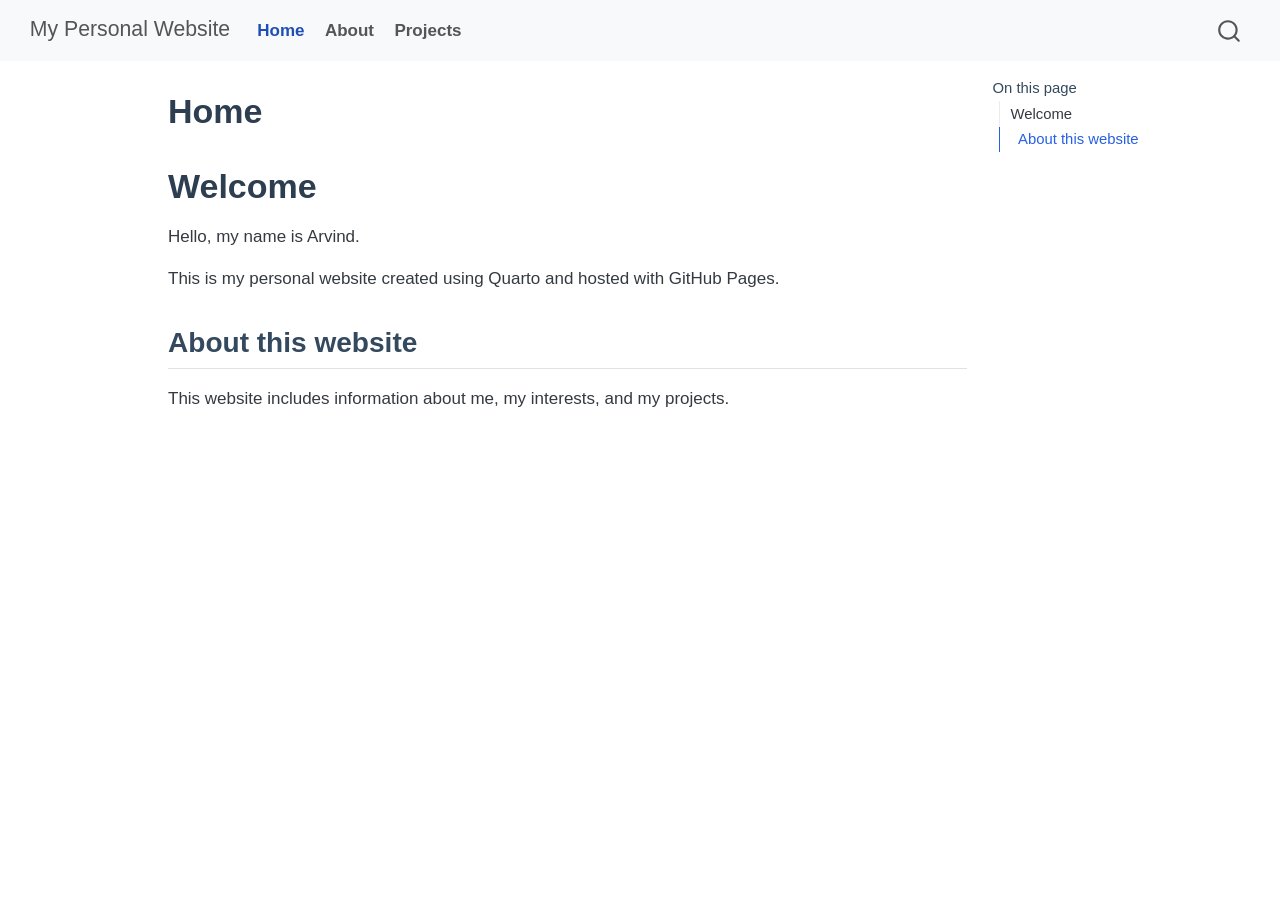
<file: docs/index.html>
<!DOCTYPE html>
<html xmlns="http://www.w3.org/1999/xhtml" lang="en" xml:lang="en"><head>

<meta charset="utf-8">
<meta name="generator" content="quarto-1.9.37">

<meta name="viewport" content="width=device-width, initial-scale=1.0, user-scalable=yes">


<title>Home – My Personal Website</title>
<style>
/* Default styles provided by pandoc.
** See https://pandoc.org/MANUAL.html#variables-for-html for config info.
*/
code{white-space: pre-wrap;}
span.smallcaps{font-variant: small-caps;}
div.columns{display: flex; gap: min(4vw, 1.5em);}
div.column{flex: auto; overflow-x: auto;}
div.hanging-indent{margin-left: 1.5em; text-indent: -1.5em;}
ul.task-list{list-style: none;}
ul.task-list li input[type="checkbox"] {
  width: 0.8em;
  margin: 0 0.8em 0.2em -1em; /* quarto-specific, see https://github.com/quarto-dev/quarto-cli/issues/4556 */ 
  vertical-align: middle;
}
</style>


<script src="site_libs/quarto-nav/quarto-nav.js"></script>
<script src="site_libs/quarto-nav/headroom.min.js"></script>
<script src="site_libs/clipboard/clipboard.min.js"></script>
<script src="site_libs/quarto-search/autocomplete.umd.js"></script>
<script src="site_libs/quarto-search/fuse.min.js"></script>
<script src="site_libs/quarto-search/quarto-search.js"></script>
<meta name="quarto:offset" content="./">
<script src="site_libs/quarto-html/quarto.js" type="module"></script>
<script src="site_libs/quarto-html/tabsets/tabsets.js" type="module"></script>
<script src="site_libs/quarto-html/popper.min.js"></script>
<script src="site_libs/quarto-html/tippy.umd.min.js"></script>
<script src="site_libs/quarto-html/anchor.min.js"></script>
<link href="site_libs/quarto-html/tippy.css" rel="stylesheet">
<link href="site_libs/quarto-html/quarto-syntax-highlighting-7f8f88aac4f3542376d5c11b86a4c14d.css" rel="stylesheet" id="quarto-text-highlighting-styles">
<script src="site_libs/bootstrap/bootstrap.min.js"></script>
<link href="site_libs/bootstrap/bootstrap-icons.css" rel="stylesheet">
<link href="site_libs/bootstrap/bootstrap-158031087360bce0ff56dc785ce39e06.min.css" rel="stylesheet" append-hash="true" id="quarto-bootstrap" data-mode="light">
<script id="quarto-search-options" type="application/json">{
  "location": "navbar",
  "copy-button": false,
  "collapse-after": 3,
  "panel-placement": "end",
  "type": "overlay",
  "limit": 50,
  "keyboard-shortcut": [
    "f",
    "/",
    "s"
  ],
  "show-item-context": false,
  "language": {
    "search-no-results-text": "No results",
    "search-matching-documents-text": "matching documents",
    "search-copy-link-title": "Copy link to search",
    "search-hide-matches-text": "Hide additional matches",
    "search-more-match-text": "more match in this document",
    "search-more-matches-text": "more matches in this document",
    "search-clear-button-title": "Clear",
    "search-text-placeholder": "",
    "search-detached-cancel-button-title": "Cancel",
    "search-submit-button-title": "Submit",
    "search-label": "Search"
  }
}</script>


<link rel="stylesheet" href="style.css">
</head>

<body class="nav-fixed quarto-light">

<div id="quarto-search-results"></div>
  <header id="quarto-header" class="headroom fixed-top">
    <nav class="navbar navbar-expand-lg " data-bs-theme="dark">
      <div class="navbar-container container-fluid">
      <div class="navbar-brand-container mx-auto">
    <a class="navbar-brand" href="./index.html">
    <span class="navbar-title">My Personal Website</span>
    </a>
  </div>
            <div id="quarto-search" class="" title="Search"></div>
          <button class="navbar-toggler" type="button" data-bs-toggle="collapse" data-bs-target="#navbarCollapse" aria-controls="navbarCollapse" role="menu" aria-expanded="false" aria-label="Toggle navigation" onclick="if (window.quartoToggleHeadroom) { window.quartoToggleHeadroom(); }">
  <span class="navbar-toggler-icon"></span>
</button>
          <div class="collapse navbar-collapse" id="navbarCollapse">
            <ul class="navbar-nav navbar-nav-scroll me-auto">
  <li class="nav-item">
    <a class="nav-link active" href="./index.html" aria-current="page"> 
<span class="menu-text">Home</span></a>
  </li>  
  <li class="nav-item">
    <a class="nav-link" href="./about.html"> 
<span class="menu-text">About</span></a>
  </li>  
  <li class="nav-item">
    <a class="nav-link" href="./projects.html"> 
<span class="menu-text">Projects</span></a>
  </li>  
</ul>
          </div> <!-- /navcollapse -->
            <div class="quarto-navbar-tools">
</div>
      </div> <!-- /container-fluid -->
    </nav>
</header>
<!-- content -->
<div id="quarto-content" class="quarto-container page-columns page-rows-contents page-layout-article page-navbar">
<!-- sidebar -->
<!-- margin-sidebar -->
    <div id="quarto-margin-sidebar" class="sidebar margin-sidebar">
        <nav id="TOC" role="doc-toc" class="toc-active">
    <h2 id="toc-title">On this page</h2>
   
  <ul>
  <li><a href="#welcome" id="toc-welcome" class="nav-link active" data-scroll-target="#welcome">Welcome</a>
  <ul class="collapse">
  <li><a href="#about-this-website" id="toc-about-this-website" class="nav-link" data-scroll-target="#about-this-website">About this website</a></li>
  </ul></li>
  </ul>
</nav>
    </div>
<!-- main -->
<main class="content" id="quarto-document-content">

<header id="title-block-header" class="quarto-title-block default">
<div class="quarto-title">
<h1 class="title">Home</h1>
</div>



<div class="quarto-title-meta">

    
  
    
  </div>
  


</header>


<section id="welcome" class="level1">
<h1>Welcome</h1>
<p>Hello, my name is Arvind.</p>
<p>This is my personal website created using Quarto and hosted with GitHub Pages.</p>
<section id="about-this-website" class="level2">
<h2 class="anchored" data-anchor-id="about-this-website">About this website</h2>
<p>This website includes information about me, my interests, and my projects.</p>


</section>
</section>

</main> <!-- /main -->
<script id="quarto-html-after-body" type="application/javascript">
  window.document.addEventListener("DOMContentLoaded", function (event) {
    const icon = "";
    const anchorJS = new window.AnchorJS();
    anchorJS.options = {
      placement: 'right',
      icon: icon
    };
    anchorJS.add('.anchored');
    const isCodeAnnotation = (el) => {
      for (const clz of el.classList) {
        if (clz.startsWith('code-annotation-')) {                     
          return true;
        }
      }
      return false;
    }
    const onCopySuccess = function(e) {
      // button target
      const button = e.trigger;
      // don't keep focus
      button.blur();
      // flash "checked"
      button.classList.add('code-copy-button-checked');
      var currentTitle = button.getAttribute("title");
      button.setAttribute("title", "Copied!");
      let tooltip;
      if (window.bootstrap) {
        button.setAttribute("data-bs-toggle", "tooltip");
        button.setAttribute("data-bs-placement", "left");
        button.setAttribute("data-bs-title", "Copied!");
        tooltip = new bootstrap.Tooltip(button, 
          { trigger: "manual", 
            customClass: "code-copy-button-tooltip",
            offset: [0, -8]});
        tooltip.show();    
      }
      setTimeout(function() {
        if (tooltip) {
          tooltip.hide();
          button.removeAttribute("data-bs-title");
          button.removeAttribute("data-bs-toggle");
          button.removeAttribute("data-bs-placement");
        }
        button.setAttribute("title", currentTitle);
        button.classList.remove('code-copy-button-checked');
      }, 1000);
      // clear code selection
      e.clearSelection();
    }
    const getTextToCopy = function(trigger) {
      const outerScaffold = trigger.parentElement.cloneNode(true);
      const codeEl = outerScaffold.querySelector('code');
      for (const childEl of codeEl.children) {
        if (isCodeAnnotation(childEl)) {
          childEl.remove();
        }
      }
      return codeEl.innerText;
    }
    const clipboard = new window.ClipboardJS('.code-copy-button:not([data-in-quarto-modal])', {
      text: getTextToCopy
    });
    clipboard.on('success', onCopySuccess);
    if (window.document.getElementById('quarto-embedded-source-code-modal')) {
      const clipboardModal = new window.ClipboardJS('.code-copy-button[data-in-quarto-modal]', {
        text: getTextToCopy,
        container: window.document.getElementById('quarto-embedded-source-code-modal')
      });
      clipboardModal.on('success', onCopySuccess);
    }
      var localhostRegex = new RegExp(/^(?:http|https):\/\/localhost\:?[0-9]*\//);
      var mailtoRegex = new RegExp(/^mailto:/);
        var filterRegex = new RegExp('/' + window.location.host + '/');
      var isInternal = (href) => {
          return filterRegex.test(href) || localhostRegex.test(href) || mailtoRegex.test(href);
      }
      // Inspect non-navigation links and adorn them if external
     var links = window.document.querySelectorAll('a[href]:not(.nav-link):not(.navbar-brand):not(.toc-action):not(.sidebar-link):not(.sidebar-item-toggle):not(.pagination-link):not(.no-external):not([aria-hidden]):not(.dropdown-item):not(.quarto-navigation-tool):not(.about-link)');
      for (var i=0; i<links.length; i++) {
        const link = links[i];
        if (!isInternal(link.href)) {
          // undo the damage that might have been done by quarto-nav.js in the case of
          // links that we want to consider external
          if (link.dataset.originalHref !== undefined) {
            link.href = link.dataset.originalHref;
          }
        }
      }
    function tippyHover(el, contentFn, onTriggerFn, onUntriggerFn) {
      const config = {
        allowHTML: true,
        maxWidth: 500,
        delay: 100,
        arrow: false,
        appendTo: function(el) {
            return el.parentElement;
        },
        interactive: true,
        interactiveBorder: 10,
        theme: 'quarto',
        placement: 'bottom-start',
      };
      if (contentFn) {
        config.content = contentFn;
      }
      if (onTriggerFn) {
        config.onTrigger = onTriggerFn;
      }
      if (onUntriggerFn) {
        config.onUntrigger = onUntriggerFn;
      }
      window.tippy(el, config); 
    }
    const noterefs = window.document.querySelectorAll('a[role="doc-noteref"]');
    for (var i=0; i<noterefs.length; i++) {
      const ref = noterefs[i];
      tippyHover(ref, function() {
        // use id or data attribute instead here
        let href = ref.getAttribute('data-footnote-href') || ref.getAttribute('href');
        try { href = new URL(href).hash; } catch {}
        const id = href.replace(/^#\/?/, "");
        const note = window.document.getElementById(id);
        if (note) {
          return note.innerHTML;
        } else {
          return "";
        }
      });
    }
    const xrefs = window.document.querySelectorAll('a.quarto-xref');
    const processXRef = (id, note) => {
      // Strip column container classes
      const stripColumnClz = (el) => {
        el.classList.remove("page-full", "page-columns");
        if (el.children) {
          for (const child of el.children) {
            stripColumnClz(child);
          }
        }
      }
      stripColumnClz(note)
      if (id === null || id.startsWith('sec-')) {
        // Special case sections, only their first couple elements
        const container = document.createElement("div");
        if (note.children && note.children.length > 2) {
          container.appendChild(note.children[0].cloneNode(true));
          for (let i = 1; i < note.children.length; i++) {
            const child = note.children[i];
            if (child.tagName === "P" && child.innerText === "") {
              continue;
            } else {
              container.appendChild(child.cloneNode(true));
              break;
            }
          }
          if (window.Quarto?.typesetMath) {
            window.Quarto.typesetMath(container);
          }
          return container.innerHTML
        } else {
          if (window.Quarto?.typesetMath) {
            window.Quarto.typesetMath(note);
          }
          return note.innerHTML;
        }
      } else {
        // Remove any anchor links if they are present
        const anchorLink = note.querySelector('a.anchorjs-link');
        if (anchorLink) {
          anchorLink.remove();
        }
        if (window.Quarto?.typesetMath) {
          window.Quarto.typesetMath(note);
        }
        if (note.classList.contains("callout")) {
          return note.outerHTML;
        } else {
          return note.innerHTML;
        }
      }
    }
    for (var i=0; i<xrefs.length; i++) {
      const xref = xrefs[i];
      tippyHover(xref, undefined, function(instance) {
        instance.disable();
        let url = xref.getAttribute('href');
        let hash = undefined; 
        if (url.startsWith('#')) {
          hash = url;
        } else {
          try { hash = new URL(url).hash; } catch {}
        }
        if (hash) {
          const id = hash.replace(/^#\/?/, "");
          const note = window.document.getElementById(id);
          if (note !== null) {
            try {
              const html = processXRef(id, note.cloneNode(true));
              instance.setContent(html);
            } finally {
              instance.enable();
              instance.show();
            }
          } else {
            // See if we can fetch this
            fetch(url.split('#')[0])
            .then(res => res.text())
            .then(html => {
              const parser = new DOMParser();
              const htmlDoc = parser.parseFromString(html, "text/html");
              const note = htmlDoc.getElementById(id);
              if (note !== null) {
                const html = processXRef(id, note);
                instance.setContent(html);
              } 
            }).finally(() => {
              instance.enable();
              instance.show();
            });
          }
        } else {
          // See if we can fetch a full url (with no hash to target)
          // This is a special case and we should probably do some content thinning / targeting
          fetch(url)
          .then(res => res.text())
          .then(html => {
            const parser = new DOMParser();
            const htmlDoc = parser.parseFromString(html, "text/html");
            const note = htmlDoc.querySelector('main.content');
            if (note !== null) {
              // This should only happen for chapter cross references
              // (since there is no id in the URL)
              // remove the first header
              if (note.children.length > 0 && note.children[0].tagName === "HEADER") {
                note.children[0].remove();
              }
              const html = processXRef(null, note);
              instance.setContent(html);
            } 
          }).finally(() => {
            instance.enable();
            instance.show();
          });
        }
      }, function(instance) {
      });
    }
        let selectedAnnoteEl;
        const selectorForAnnotation = ( cell, annotation) => {
          let cellAttr = 'data-code-cell="' + cell + '"';
          let lineAttr = 'data-code-annotation="' +  annotation + '"';
          const selector = 'span[' + cellAttr + '][' + lineAttr + ']';
          return selector;
        }
        const selectCodeLines = (annoteEl) => {
          const doc = window.document;
          const targetCell = annoteEl.getAttribute("data-target-cell");
          const targetAnnotation = annoteEl.getAttribute("data-target-annotation");
          const annoteSpan = window.document.querySelector(selectorForAnnotation(targetCell, targetAnnotation));
          const lines = annoteSpan.getAttribute("data-code-lines").split(",");
          const lineIds = lines.map((line) => {
            return targetCell + "-" + line;
          })
          let top = null;
          let height = null;
          let parent = null;
          if (lineIds.length > 0) {
              //compute the position of the single el (top and bottom and make a div)
              const el = window.document.getElementById(lineIds[0]);
              top = el.offsetTop;
              height = el.offsetHeight;
              parent = el.parentElement.parentElement;
            if (lineIds.length > 1) {
              const lastEl = window.document.getElementById(lineIds[lineIds.length - 1]);
              const bottom = lastEl.offsetTop + lastEl.offsetHeight;
              height = bottom - top;
            }
            if (top !== null && height !== null && parent !== null) {
              // cook up a div (if necessary) and position it 
              let div = window.document.getElementById("code-annotation-line-highlight");
              if (div === null) {
                div = window.document.createElement("div");
                div.setAttribute("id", "code-annotation-line-highlight");
                div.style.position = 'absolute';
                parent.appendChild(div);
              }
              div.style.top = top - 2 + "px";
              div.style.height = height + 4 + "px";
              div.style.left = 0;
              let gutterDiv = window.document.getElementById("code-annotation-line-highlight-gutter");
              if (gutterDiv === null) {
                gutterDiv = window.document.createElement("div");
                gutterDiv.setAttribute("id", "code-annotation-line-highlight-gutter");
                gutterDiv.style.position = 'absolute';
                const codeCell = window.document.getElementById(targetCell);
                const gutter = codeCell.querySelector('.code-annotation-gutter');
                gutter.appendChild(gutterDiv);
              }
              gutterDiv.style.top = top - 2 + "px";
              gutterDiv.style.height = height + 4 + "px";
            }
            selectedAnnoteEl = annoteEl;
          }
        };
        const unselectCodeLines = () => {
          const elementsIds = ["code-annotation-line-highlight", "code-annotation-line-highlight-gutter"];
          elementsIds.forEach((elId) => {
            const div = window.document.getElementById(elId);
            if (div) {
              div.remove();
            }
          });
          selectedAnnoteEl = undefined;
        };
          // Handle positioning of the toggle
      window.addEventListener(
        "resize",
        throttle(() => {
          elRect = undefined;
          if (selectedAnnoteEl) {
            selectCodeLines(selectedAnnoteEl);
          }
        }, 10)
      );
      function throttle(fn, ms) {
      let throttle = false;
      let timer;
        return (...args) => {
          if(!throttle) { // first call gets through
              fn.apply(this, args);
              throttle = true;
          } else { // all the others get throttled
              if(timer) clearTimeout(timer); // cancel #2
              timer = setTimeout(() => {
                fn.apply(this, args);
                timer = throttle = false;
              }, ms);
          }
        };
      }
        // Attach click handler to the DT
        const annoteDls = window.document.querySelectorAll('dt[data-target-cell]');
        for (const annoteDlNode of annoteDls) {
          annoteDlNode.addEventListener('click', (event) => {
            const clickedEl = event.target;
            if (clickedEl !== selectedAnnoteEl) {
              unselectCodeLines();
              const activeEl = window.document.querySelector('dt[data-target-cell].code-annotation-active');
              if (activeEl) {
                activeEl.classList.remove('code-annotation-active');
              }
              selectCodeLines(clickedEl);
              clickedEl.classList.add('code-annotation-active');
            } else {
              // Unselect the line
              unselectCodeLines();
              clickedEl.classList.remove('code-annotation-active');
            }
          });
        }
    const findCites = (el) => {
      const parentEl = el.parentElement;
      if (parentEl) {
        const cites = parentEl.dataset.cites;
        if (cites) {
          return {
            el,
            cites: cites.split(' ')
          };
        } else {
          return findCites(el.parentElement)
        }
      } else {
        return undefined;
      }
    };
    var bibliorefs = window.document.querySelectorAll('a[role="doc-biblioref"]');
    for (var i=0; i<bibliorefs.length; i++) {
      const ref = bibliorefs[i];
      const citeInfo = findCites(ref);
      if (citeInfo) {
        tippyHover(citeInfo.el, function() {
          var popup = window.document.createElement('div');
          citeInfo.cites.forEach(function(cite) {
            var citeDiv = window.document.createElement('div');
            citeDiv.classList.add('hanging-indent');
            citeDiv.classList.add('csl-entry');
            var biblioDiv = window.document.getElementById('ref-' + cite);
            if (biblioDiv) {
              citeDiv.innerHTML = biblioDiv.innerHTML;
            }
            popup.appendChild(citeDiv);
          });
          return popup.innerHTML;
        });
      }
    }
  });
  </script>
</div> <!-- /content -->




</body></html>
</file>
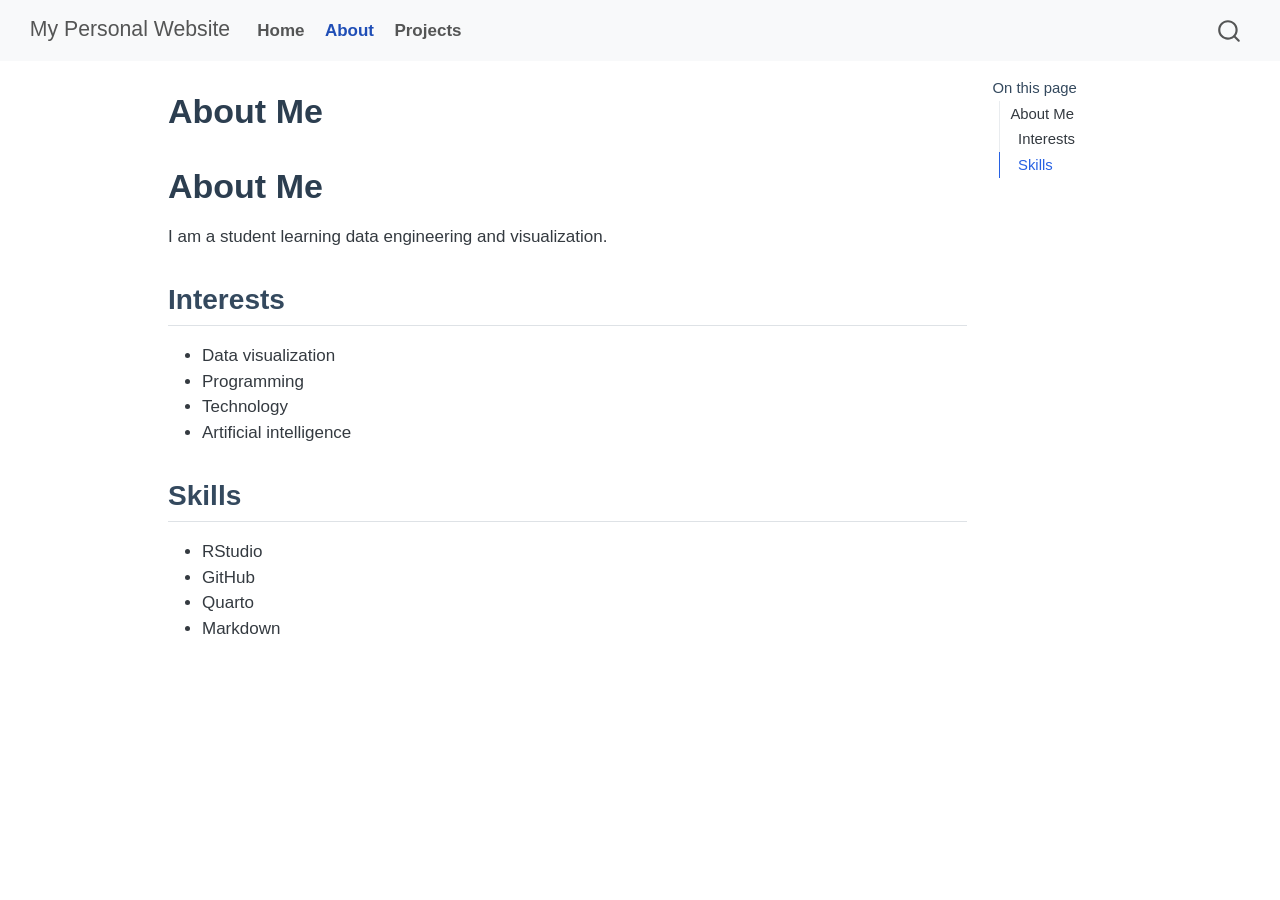
<file: docs/about.html>
<!DOCTYPE html>
<html xmlns="http://www.w3.org/1999/xhtml" lang="en" xml:lang="en"><head>

<meta charset="utf-8">
<meta name="generator" content="quarto-1.9.37">

<meta name="viewport" content="width=device-width, initial-scale=1.0, user-scalable=yes">


<title>About Me – My Personal Website</title>
<style>
/* Default styles provided by pandoc.
** See https://pandoc.org/MANUAL.html#variables-for-html for config info.
*/
code{white-space: pre-wrap;}
span.smallcaps{font-variant: small-caps;}
div.columns{display: flex; gap: min(4vw, 1.5em);}
div.column{flex: auto; overflow-x: auto;}
div.hanging-indent{margin-left: 1.5em; text-indent: -1.5em;}
ul.task-list{list-style: none;}
ul.task-list li input[type="checkbox"] {
  width: 0.8em;
  margin: 0 0.8em 0.2em -1em; /* quarto-specific, see https://github.com/quarto-dev/quarto-cli/issues/4556 */ 
  vertical-align: middle;
}
</style>


<script src="site_libs/quarto-nav/quarto-nav.js"></script>
<script src="site_libs/quarto-nav/headroom.min.js"></script>
<script src="site_libs/clipboard/clipboard.min.js"></script>
<script src="site_libs/quarto-search/autocomplete.umd.js"></script>
<script src="site_libs/quarto-search/fuse.min.js"></script>
<script src="site_libs/quarto-search/quarto-search.js"></script>
<meta name="quarto:offset" content="./">
<script src="site_libs/quarto-html/quarto.js" type="module"></script>
<script src="site_libs/quarto-html/tabsets/tabsets.js" type="module"></script>
<script src="site_libs/quarto-html/popper.min.js"></script>
<script src="site_libs/quarto-html/tippy.umd.min.js"></script>
<script src="site_libs/quarto-html/anchor.min.js"></script>
<link href="site_libs/quarto-html/tippy.css" rel="stylesheet">
<link href="site_libs/quarto-html/quarto-syntax-highlighting-7f8f88aac4f3542376d5c11b86a4c14d.css" rel="stylesheet" id="quarto-text-highlighting-styles">
<script src="site_libs/bootstrap/bootstrap.min.js"></script>
<link href="site_libs/bootstrap/bootstrap-icons.css" rel="stylesheet">
<link href="site_libs/bootstrap/bootstrap-158031087360bce0ff56dc785ce39e06.min.css" rel="stylesheet" append-hash="true" id="quarto-bootstrap" data-mode="light">
<script id="quarto-search-options" type="application/json">{
  "location": "navbar",
  "copy-button": false,
  "collapse-after": 3,
  "panel-placement": "end",
  "type": "overlay",
  "limit": 50,
  "keyboard-shortcut": [
    "f",
    "/",
    "s"
  ],
  "show-item-context": false,
  "language": {
    "search-no-results-text": "No results",
    "search-matching-documents-text": "matching documents",
    "search-copy-link-title": "Copy link to search",
    "search-hide-matches-text": "Hide additional matches",
    "search-more-match-text": "more match in this document",
    "search-more-matches-text": "more matches in this document",
    "search-clear-button-title": "Clear",
    "search-text-placeholder": "",
    "search-detached-cancel-button-title": "Cancel",
    "search-submit-button-title": "Submit",
    "search-label": "Search"
  }
}</script>


<link rel="stylesheet" href="style.css">
</head>

<body class="nav-fixed quarto-light">

<div id="quarto-search-results"></div>
  <header id="quarto-header" class="headroom fixed-top">
    <nav class="navbar navbar-expand-lg " data-bs-theme="dark">
      <div class="navbar-container container-fluid">
      <div class="navbar-brand-container mx-auto">
    <a class="navbar-brand" href="./index.html">
    <span class="navbar-title">My Personal Website</span>
    </a>
  </div>
            <div id="quarto-search" class="" title="Search"></div>
          <button class="navbar-toggler" type="button" data-bs-toggle="collapse" data-bs-target="#navbarCollapse" aria-controls="navbarCollapse" role="menu" aria-expanded="false" aria-label="Toggle navigation" onclick="if (window.quartoToggleHeadroom) { window.quartoToggleHeadroom(); }">
  <span class="navbar-toggler-icon"></span>
</button>
          <div class="collapse navbar-collapse" id="navbarCollapse">
            <ul class="navbar-nav navbar-nav-scroll me-auto">
  <li class="nav-item">
    <a class="nav-link" href="./index.html"> 
<span class="menu-text">Home</span></a>
  </li>  
  <li class="nav-item">
    <a class="nav-link active" href="./about.html" aria-current="page"> 
<span class="menu-text">About</span></a>
  </li>  
  <li class="nav-item">
    <a class="nav-link" href="./projects.html"> 
<span class="menu-text">Projects</span></a>
  </li>  
</ul>
          </div> <!-- /navcollapse -->
            <div class="quarto-navbar-tools">
</div>
      </div> <!-- /container-fluid -->
    </nav>
</header>
<!-- content -->
<div id="quarto-content" class="quarto-container page-columns page-rows-contents page-layout-article page-navbar">
<!-- sidebar -->
<!-- margin-sidebar -->
    <div id="quarto-margin-sidebar" class="sidebar margin-sidebar">
        <nav id="TOC" role="doc-toc" class="toc-active">
    <h2 id="toc-title">On this page</h2>
   
  <ul>
  <li><a href="#about-me" id="toc-about-me" class="nav-link active" data-scroll-target="#about-me">About Me</a>
  <ul class="collapse">
  <li><a href="#interests" id="toc-interests" class="nav-link" data-scroll-target="#interests">Interests</a></li>
  <li><a href="#skills" id="toc-skills" class="nav-link" data-scroll-target="#skills">Skills</a></li>
  </ul></li>
  </ul>
</nav>
    </div>
<!-- main -->
<main class="content" id="quarto-document-content">

<header id="title-block-header" class="quarto-title-block default">
<div class="quarto-title">
<h1 class="title">About Me</h1>
</div>



<div class="quarto-title-meta">

    
  
    
  </div>
  


</header>


<section id="about-me" class="level1">
<h1>About Me</h1>
<p>I am a student learning data engineering and visualization.</p>
<section id="interests" class="level2">
<h2 class="anchored" data-anchor-id="interests">Interests</h2>
<ul>
<li>Data visualization</li>
<li>Programming</li>
<li>Technology</li>
<li>Artificial intelligence</li>
</ul>
</section>
<section id="skills" class="level2">
<h2 class="anchored" data-anchor-id="skills">Skills</h2>
<ul>
<li>RStudio</li>
<li>GitHub</li>
<li>Quarto</li>
<li>Markdown</li>
</ul>


</section>
</section>

</main> <!-- /main -->
<script id="quarto-html-after-body" type="application/javascript">
  window.document.addEventListener("DOMContentLoaded", function (event) {
    const icon = "";
    const anchorJS = new window.AnchorJS();
    anchorJS.options = {
      placement: 'right',
      icon: icon
    };
    anchorJS.add('.anchored');
    const isCodeAnnotation = (el) => {
      for (const clz of el.classList) {
        if (clz.startsWith('code-annotation-')) {                     
          return true;
        }
      }
      return false;
    }
    const onCopySuccess = function(e) {
      // button target
      const button = e.trigger;
      // don't keep focus
      button.blur();
      // flash "checked"
      button.classList.add('code-copy-button-checked');
      var currentTitle = button.getAttribute("title");
      button.setAttribute("title", "Copied!");
      let tooltip;
      if (window.bootstrap) {
        button.setAttribute("data-bs-toggle", "tooltip");
        button.setAttribute("data-bs-placement", "left");
        button.setAttribute("data-bs-title", "Copied!");
        tooltip = new bootstrap.Tooltip(button, 
          { trigger: "manual", 
            customClass: "code-copy-button-tooltip",
            offset: [0, -8]});
        tooltip.show();    
      }
      setTimeout(function() {
        if (tooltip) {
          tooltip.hide();
          button.removeAttribute("data-bs-title");
          button.removeAttribute("data-bs-toggle");
          button.removeAttribute("data-bs-placement");
        }
        button.setAttribute("title", currentTitle);
        button.classList.remove('code-copy-button-checked');
      }, 1000);
      // clear code selection
      e.clearSelection();
    }
    const getTextToCopy = function(trigger) {
      const outerScaffold = trigger.parentElement.cloneNode(true);
      const codeEl = outerScaffold.querySelector('code');
      for (const childEl of codeEl.children) {
        if (isCodeAnnotation(childEl)) {
          childEl.remove();
        }
      }
      return codeEl.innerText;
    }
    const clipboard = new window.ClipboardJS('.code-copy-button:not([data-in-quarto-modal])', {
      text: getTextToCopy
    });
    clipboard.on('success', onCopySuccess);
    if (window.document.getElementById('quarto-embedded-source-code-modal')) {
      const clipboardModal = new window.ClipboardJS('.code-copy-button[data-in-quarto-modal]', {
        text: getTextToCopy,
        container: window.document.getElementById('quarto-embedded-source-code-modal')
      });
      clipboardModal.on('success', onCopySuccess);
    }
      var localhostRegex = new RegExp(/^(?:http|https):\/\/localhost\:?[0-9]*\//);
      var mailtoRegex = new RegExp(/^mailto:/);
        var filterRegex = new RegExp('/' + window.location.host + '/');
      var isInternal = (href) => {
          return filterRegex.test(href) || localhostRegex.test(href) || mailtoRegex.test(href);
      }
      // Inspect non-navigation links and adorn them if external
     var links = window.document.querySelectorAll('a[href]:not(.nav-link):not(.navbar-brand):not(.toc-action):not(.sidebar-link):not(.sidebar-item-toggle):not(.pagination-link):not(.no-external):not([aria-hidden]):not(.dropdown-item):not(.quarto-navigation-tool):not(.about-link)');
      for (var i=0; i<links.length; i++) {
        const link = links[i];
        if (!isInternal(link.href)) {
          // undo the damage that might have been done by quarto-nav.js in the case of
          // links that we want to consider external
          if (link.dataset.originalHref !== undefined) {
            link.href = link.dataset.originalHref;
          }
        }
      }
    function tippyHover(el, contentFn, onTriggerFn, onUntriggerFn) {
      const config = {
        allowHTML: true,
        maxWidth: 500,
        delay: 100,
        arrow: false,
        appendTo: function(el) {
            return el.parentElement;
        },
        interactive: true,
        interactiveBorder: 10,
        theme: 'quarto',
        placement: 'bottom-start',
      };
      if (contentFn) {
        config.content = contentFn;
      }
      if (onTriggerFn) {
        config.onTrigger = onTriggerFn;
      }
      if (onUntriggerFn) {
        config.onUntrigger = onUntriggerFn;
      }
      window.tippy(el, config); 
    }
    const noterefs = window.document.querySelectorAll('a[role="doc-noteref"]');
    for (var i=0; i<noterefs.length; i++) {
      const ref = noterefs[i];
      tippyHover(ref, function() {
        // use id or data attribute instead here
        let href = ref.getAttribute('data-footnote-href') || ref.getAttribute('href');
        try { href = new URL(href).hash; } catch {}
        const id = href.replace(/^#\/?/, "");
        const note = window.document.getElementById(id);
        if (note) {
          return note.innerHTML;
        } else {
          return "";
        }
      });
    }
    const xrefs = window.document.querySelectorAll('a.quarto-xref');
    const processXRef = (id, note) => {
      // Strip column container classes
      const stripColumnClz = (el) => {
        el.classList.remove("page-full", "page-columns");
        if (el.children) {
          for (const child of el.children) {
            stripColumnClz(child);
          }
        }
      }
      stripColumnClz(note)
      if (id === null || id.startsWith('sec-')) {
        // Special case sections, only their first couple elements
        const container = document.createElement("div");
        if (note.children && note.children.length > 2) {
          container.appendChild(note.children[0].cloneNode(true));
          for (let i = 1; i < note.children.length; i++) {
            const child = note.children[i];
            if (child.tagName === "P" && child.innerText === "") {
              continue;
            } else {
              container.appendChild(child.cloneNode(true));
              break;
            }
          }
          if (window.Quarto?.typesetMath) {
            window.Quarto.typesetMath(container);
          }
          return container.innerHTML
        } else {
          if (window.Quarto?.typesetMath) {
            window.Quarto.typesetMath(note);
          }
          return note.innerHTML;
        }
      } else {
        // Remove any anchor links if they are present
        const anchorLink = note.querySelector('a.anchorjs-link');
        if (anchorLink) {
          anchorLink.remove();
        }
        if (window.Quarto?.typesetMath) {
          window.Quarto.typesetMath(note);
        }
        if (note.classList.contains("callout")) {
          return note.outerHTML;
        } else {
          return note.innerHTML;
        }
      }
    }
    for (var i=0; i<xrefs.length; i++) {
      const xref = xrefs[i];
      tippyHover(xref, undefined, function(instance) {
        instance.disable();
        let url = xref.getAttribute('href');
        let hash = undefined; 
        if (url.startsWith('#')) {
          hash = url;
        } else {
          try { hash = new URL(url).hash; } catch {}
        }
        if (hash) {
          const id = hash.replace(/^#\/?/, "");
          const note = window.document.getElementById(id);
          if (note !== null) {
            try {
              const html = processXRef(id, note.cloneNode(true));
              instance.setContent(html);
            } finally {
              instance.enable();
              instance.show();
            }
          } else {
            // See if we can fetch this
            fetch(url.split('#')[0])
            .then(res => res.text())
            .then(html => {
              const parser = new DOMParser();
              const htmlDoc = parser.parseFromString(html, "text/html");
              const note = htmlDoc.getElementById(id);
              if (note !== null) {
                const html = processXRef(id, note);
                instance.setContent(html);
              } 
            }).finally(() => {
              instance.enable();
              instance.show();
            });
          }
        } else {
          // See if we can fetch a full url (with no hash to target)
          // This is a special case and we should probably do some content thinning / targeting
          fetch(url)
          .then(res => res.text())
          .then(html => {
            const parser = new DOMParser();
            const htmlDoc = parser.parseFromString(html, "text/html");
            const note = htmlDoc.querySelector('main.content');
            if (note !== null) {
              // This should only happen for chapter cross references
              // (since there is no id in the URL)
              // remove the first header
              if (note.children.length > 0 && note.children[0].tagName === "HEADER") {
                note.children[0].remove();
              }
              const html = processXRef(null, note);
              instance.setContent(html);
            } 
          }).finally(() => {
            instance.enable();
            instance.show();
          });
        }
      }, function(instance) {
      });
    }
        let selectedAnnoteEl;
        const selectorForAnnotation = ( cell, annotation) => {
          let cellAttr = 'data-code-cell="' + cell + '"';
          let lineAttr = 'data-code-annotation="' +  annotation + '"';
          const selector = 'span[' + cellAttr + '][' + lineAttr + ']';
          return selector;
        }
        const selectCodeLines = (annoteEl) => {
          const doc = window.document;
          const targetCell = annoteEl.getAttribute("data-target-cell");
          const targetAnnotation = annoteEl.getAttribute("data-target-annotation");
          const annoteSpan = window.document.querySelector(selectorForAnnotation(targetCell, targetAnnotation));
          const lines = annoteSpan.getAttribute("data-code-lines").split(",");
          const lineIds = lines.map((line) => {
            return targetCell + "-" + line;
          })
          let top = null;
          let height = null;
          let parent = null;
          if (lineIds.length > 0) {
              //compute the position of the single el (top and bottom and make a div)
              const el = window.document.getElementById(lineIds[0]);
              top = el.offsetTop;
              height = el.offsetHeight;
              parent = el.parentElement.parentElement;
            if (lineIds.length > 1) {
              const lastEl = window.document.getElementById(lineIds[lineIds.length - 1]);
              const bottom = lastEl.offsetTop + lastEl.offsetHeight;
              height = bottom - top;
            }
            if (top !== null && height !== null && parent !== null) {
              // cook up a div (if necessary) and position it 
              let div = window.document.getElementById("code-annotation-line-highlight");
              if (div === null) {
                div = window.document.createElement("div");
                div.setAttribute("id", "code-annotation-line-highlight");
                div.style.position = 'absolute';
                parent.appendChild(div);
              }
              div.style.top = top - 2 + "px";
              div.style.height = height + 4 + "px";
              div.style.left = 0;
              let gutterDiv = window.document.getElementById("code-annotation-line-highlight-gutter");
              if (gutterDiv === null) {
                gutterDiv = window.document.createElement("div");
                gutterDiv.setAttribute("id", "code-annotation-line-highlight-gutter");
                gutterDiv.style.position = 'absolute';
                const codeCell = window.document.getElementById(targetCell);
                const gutter = codeCell.querySelector('.code-annotation-gutter');
                gutter.appendChild(gutterDiv);
              }
              gutterDiv.style.top = top - 2 + "px";
              gutterDiv.style.height = height + 4 + "px";
            }
            selectedAnnoteEl = annoteEl;
          }
        };
        const unselectCodeLines = () => {
          const elementsIds = ["code-annotation-line-highlight", "code-annotation-line-highlight-gutter"];
          elementsIds.forEach((elId) => {
            const div = window.document.getElementById(elId);
            if (div) {
              div.remove();
            }
          });
          selectedAnnoteEl = undefined;
        };
          // Handle positioning of the toggle
      window.addEventListener(
        "resize",
        throttle(() => {
          elRect = undefined;
          if (selectedAnnoteEl) {
            selectCodeLines(selectedAnnoteEl);
          }
        }, 10)
      );
      function throttle(fn, ms) {
      let throttle = false;
      let timer;
        return (...args) => {
          if(!throttle) { // first call gets through
              fn.apply(this, args);
              throttle = true;
          } else { // all the others get throttled
              if(timer) clearTimeout(timer); // cancel #2
              timer = setTimeout(() => {
                fn.apply(this, args);
                timer = throttle = false;
              }, ms);
          }
        };
      }
        // Attach click handler to the DT
        const annoteDls = window.document.querySelectorAll('dt[data-target-cell]');
        for (const annoteDlNode of annoteDls) {
          annoteDlNode.addEventListener('click', (event) => {
            const clickedEl = event.target;
            if (clickedEl !== selectedAnnoteEl) {
              unselectCodeLines();
              const activeEl = window.document.querySelector('dt[data-target-cell].code-annotation-active');
              if (activeEl) {
                activeEl.classList.remove('code-annotation-active');
              }
              selectCodeLines(clickedEl);
              clickedEl.classList.add('code-annotation-active');
            } else {
              // Unselect the line
              unselectCodeLines();
              clickedEl.classList.remove('code-annotation-active');
            }
          });
        }
    const findCites = (el) => {
      const parentEl = el.parentElement;
      if (parentEl) {
        const cites = parentEl.dataset.cites;
        if (cites) {
          return {
            el,
            cites: cites.split(' ')
          };
        } else {
          return findCites(el.parentElement)
        }
      } else {
        return undefined;
      }
    };
    var bibliorefs = window.document.querySelectorAll('a[role="doc-biblioref"]');
    for (var i=0; i<bibliorefs.length; i++) {
      const ref = bibliorefs[i];
      const citeInfo = findCites(ref);
      if (citeInfo) {
        tippyHover(citeInfo.el, function() {
          var popup = window.document.createElement('div');
          citeInfo.cites.forEach(function(cite) {
            var citeDiv = window.document.createElement('div');
            citeDiv.classList.add('hanging-indent');
            citeDiv.classList.add('csl-entry');
            var biblioDiv = window.document.getElementById('ref-' + cite);
            if (biblioDiv) {
              citeDiv.innerHTML = biblioDiv.innerHTML;
            }
            popup.appendChild(citeDiv);
          });
          return popup.innerHTML;
        });
      }
    }
  });
  </script>
</div> <!-- /content -->




</body></html>
</file>
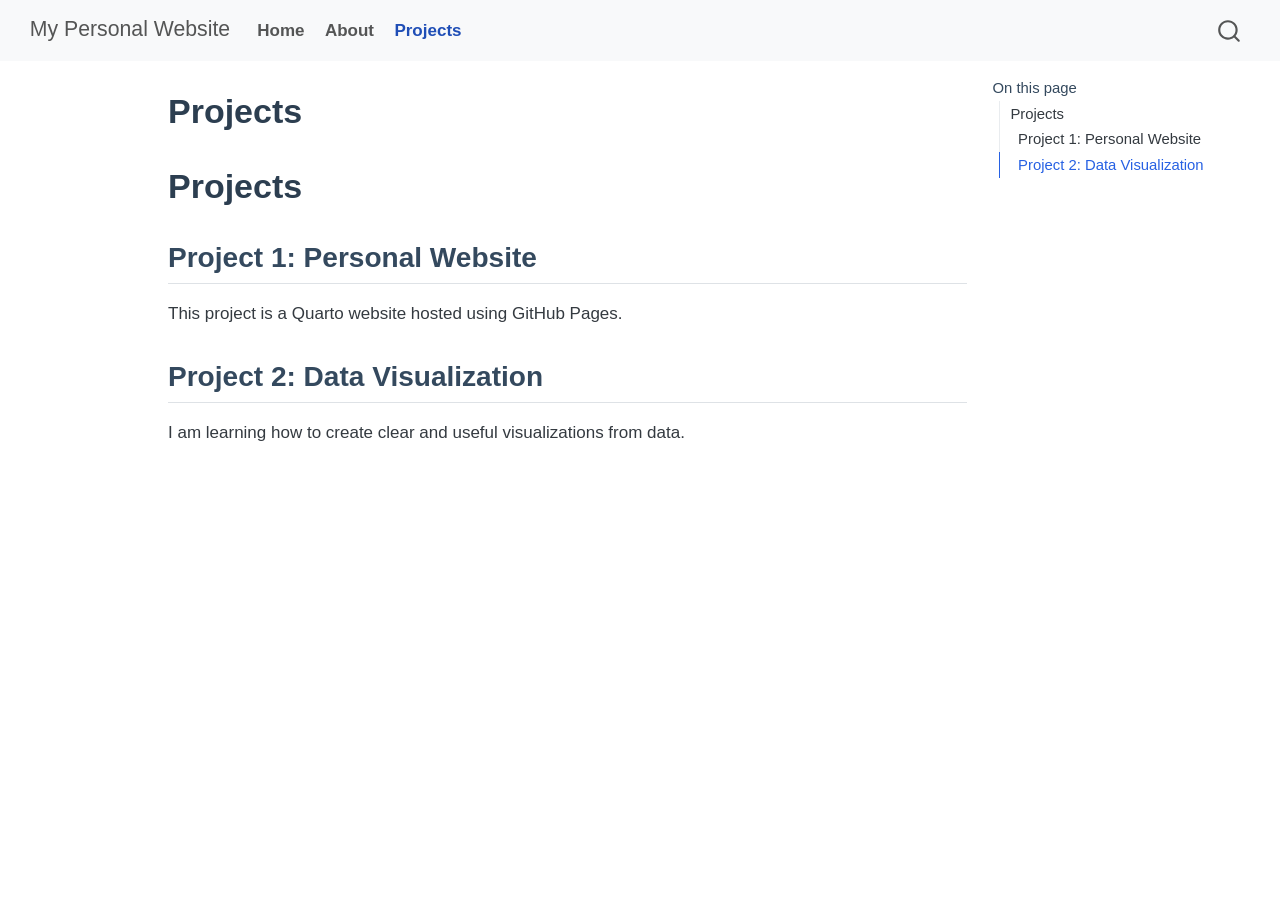
<file: docs/projects.html>
<!DOCTYPE html>
<html xmlns="http://www.w3.org/1999/xhtml" lang="en" xml:lang="en"><head>

<meta charset="utf-8">
<meta name="generator" content="quarto-1.9.37">

<meta name="viewport" content="width=device-width, initial-scale=1.0, user-scalable=yes">


<title>Projects – My Personal Website</title>
<style>
/* Default styles provided by pandoc.
** See https://pandoc.org/MANUAL.html#variables-for-html for config info.
*/
code{white-space: pre-wrap;}
span.smallcaps{font-variant: small-caps;}
div.columns{display: flex; gap: min(4vw, 1.5em);}
div.column{flex: auto; overflow-x: auto;}
div.hanging-indent{margin-left: 1.5em; text-indent: -1.5em;}
ul.task-list{list-style: none;}
ul.task-list li input[type="checkbox"] {
  width: 0.8em;
  margin: 0 0.8em 0.2em -1em; /* quarto-specific, see https://github.com/quarto-dev/quarto-cli/issues/4556 */ 
  vertical-align: middle;
}
</style>


<script src="site_libs/quarto-nav/quarto-nav.js"></script>
<script src="site_libs/quarto-nav/headroom.min.js"></script>
<script src="site_libs/clipboard/clipboard.min.js"></script>
<script src="site_libs/quarto-search/autocomplete.umd.js"></script>
<script src="site_libs/quarto-search/fuse.min.js"></script>
<script src="site_libs/quarto-search/quarto-search.js"></script>
<meta name="quarto:offset" content="./">
<script src="site_libs/quarto-html/quarto.js" type="module"></script>
<script src="site_libs/quarto-html/tabsets/tabsets.js" type="module"></script>
<script src="site_libs/quarto-html/popper.min.js"></script>
<script src="site_libs/quarto-html/tippy.umd.min.js"></script>
<script src="site_libs/quarto-html/anchor.min.js"></script>
<link href="site_libs/quarto-html/tippy.css" rel="stylesheet">
<link href="site_libs/quarto-html/quarto-syntax-highlighting-7f8f88aac4f3542376d5c11b86a4c14d.css" rel="stylesheet" id="quarto-text-highlighting-styles">
<script src="site_libs/bootstrap/bootstrap.min.js"></script>
<link href="site_libs/bootstrap/bootstrap-icons.css" rel="stylesheet">
<link href="site_libs/bootstrap/bootstrap-158031087360bce0ff56dc785ce39e06.min.css" rel="stylesheet" append-hash="true" id="quarto-bootstrap" data-mode="light">
<script id="quarto-search-options" type="application/json">{
  "location": "navbar",
  "copy-button": false,
  "collapse-after": 3,
  "panel-placement": "end",
  "type": "overlay",
  "limit": 50,
  "keyboard-shortcut": [
    "f",
    "/",
    "s"
  ],
  "show-item-context": false,
  "language": {
    "search-no-results-text": "No results",
    "search-matching-documents-text": "matching documents",
    "search-copy-link-title": "Copy link to search",
    "search-hide-matches-text": "Hide additional matches",
    "search-more-match-text": "more match in this document",
    "search-more-matches-text": "more matches in this document",
    "search-clear-button-title": "Clear",
    "search-text-placeholder": "",
    "search-detached-cancel-button-title": "Cancel",
    "search-submit-button-title": "Submit",
    "search-label": "Search"
  }
}</script>


<link rel="stylesheet" href="style.css">
</head>

<body class="nav-fixed quarto-light">

<div id="quarto-search-results"></div>
  <header id="quarto-header" class="headroom fixed-top">
    <nav class="navbar navbar-expand-lg " data-bs-theme="dark">
      <div class="navbar-container container-fluid">
      <div class="navbar-brand-container mx-auto">
    <a class="navbar-brand" href="./index.html">
    <span class="navbar-title">My Personal Website</span>
    </a>
  </div>
            <div id="quarto-search" class="" title="Search"></div>
          <button class="navbar-toggler" type="button" data-bs-toggle="collapse" data-bs-target="#navbarCollapse" aria-controls="navbarCollapse" role="menu" aria-expanded="false" aria-label="Toggle navigation" onclick="if (window.quartoToggleHeadroom) { window.quartoToggleHeadroom(); }">
  <span class="navbar-toggler-icon"></span>
</button>
          <div class="collapse navbar-collapse" id="navbarCollapse">
            <ul class="navbar-nav navbar-nav-scroll me-auto">
  <li class="nav-item">
    <a class="nav-link" href="./index.html"> 
<span class="menu-text">Home</span></a>
  </li>  
  <li class="nav-item">
    <a class="nav-link" href="./about.html"> 
<span class="menu-text">About</span></a>
  </li>  
  <li class="nav-item">
    <a class="nav-link active" href="./projects.html" aria-current="page"> 
<span class="menu-text">Projects</span></a>
  </li>  
</ul>
          </div> <!-- /navcollapse -->
            <div class="quarto-navbar-tools">
</div>
      </div> <!-- /container-fluid -->
    </nav>
</header>
<!-- content -->
<div id="quarto-content" class="quarto-container page-columns page-rows-contents page-layout-article page-navbar">
<!-- sidebar -->
<!-- margin-sidebar -->
    <div id="quarto-margin-sidebar" class="sidebar margin-sidebar">
        <nav id="TOC" role="doc-toc" class="toc-active">
    <h2 id="toc-title">On this page</h2>
   
  <ul>
  <li><a href="#projects" id="toc-projects" class="nav-link active" data-scroll-target="#projects">Projects</a>
  <ul class="collapse">
  <li><a href="#project-1-personal-website" id="toc-project-1-personal-website" class="nav-link" data-scroll-target="#project-1-personal-website">Project 1: Personal Website</a></li>
  <li><a href="#project-2-data-visualization" id="toc-project-2-data-visualization" class="nav-link" data-scroll-target="#project-2-data-visualization">Project 2: Data Visualization</a></li>
  </ul></li>
  </ul>
</nav>
    </div>
<!-- main -->
<main class="content" id="quarto-document-content">

<header id="title-block-header" class="quarto-title-block default">
<div class="quarto-title">
<h1 class="title">Projects</h1>
</div>



<div class="quarto-title-meta">

    
  
    
  </div>
  


</header>


<section id="projects" class="level1">
<h1>Projects</h1>
<section id="project-1-personal-website" class="level2">
<h2 class="anchored" data-anchor-id="project-1-personal-website">Project 1: Personal Website</h2>
<p>This project is a Quarto website hosted using GitHub Pages.</p>
</section>
<section id="project-2-data-visualization" class="level2">
<h2 class="anchored" data-anchor-id="project-2-data-visualization">Project 2: Data Visualization</h2>
<p>I am learning how to create clear and useful visualizations from data.</p>


</section>
</section>

</main> <!-- /main -->
<script id="quarto-html-after-body" type="application/javascript">
  window.document.addEventListener("DOMContentLoaded", function (event) {
    const icon = "";
    const anchorJS = new window.AnchorJS();
    anchorJS.options = {
      placement: 'right',
      icon: icon
    };
    anchorJS.add('.anchored');
    const isCodeAnnotation = (el) => {
      for (const clz of el.classList) {
        if (clz.startsWith('code-annotation-')) {                     
          return true;
        }
      }
      return false;
    }
    const onCopySuccess = function(e) {
      // button target
      const button = e.trigger;
      // don't keep focus
      button.blur();
      // flash "checked"
      button.classList.add('code-copy-button-checked');
      var currentTitle = button.getAttribute("title");
      button.setAttribute("title", "Copied!");
      let tooltip;
      if (window.bootstrap) {
        button.setAttribute("data-bs-toggle", "tooltip");
        button.setAttribute("data-bs-placement", "left");
        button.setAttribute("data-bs-title", "Copied!");
        tooltip = new bootstrap.Tooltip(button, 
          { trigger: "manual", 
            customClass: "code-copy-button-tooltip",
            offset: [0, -8]});
        tooltip.show();    
      }
      setTimeout(function() {
        if (tooltip) {
          tooltip.hide();
          button.removeAttribute("data-bs-title");
          button.removeAttribute("data-bs-toggle");
          button.removeAttribute("data-bs-placement");
        }
        button.setAttribute("title", currentTitle);
        button.classList.remove('code-copy-button-checked');
      }, 1000);
      // clear code selection
      e.clearSelection();
    }
    const getTextToCopy = function(trigger) {
      const outerScaffold = trigger.parentElement.cloneNode(true);
      const codeEl = outerScaffold.querySelector('code');
      for (const childEl of codeEl.children) {
        if (isCodeAnnotation(childEl)) {
          childEl.remove();
        }
      }
      return codeEl.innerText;
    }
    const clipboard = new window.ClipboardJS('.code-copy-button:not([data-in-quarto-modal])', {
      text: getTextToCopy
    });
    clipboard.on('success', onCopySuccess);
    if (window.document.getElementById('quarto-embedded-source-code-modal')) {
      const clipboardModal = new window.ClipboardJS('.code-copy-button[data-in-quarto-modal]', {
        text: getTextToCopy,
        container: window.document.getElementById('quarto-embedded-source-code-modal')
      });
      clipboardModal.on('success', onCopySuccess);
    }
      var localhostRegex = new RegExp(/^(?:http|https):\/\/localhost\:?[0-9]*\//);
      var mailtoRegex = new RegExp(/^mailto:/);
        var filterRegex = new RegExp('/' + window.location.host + '/');
      var isInternal = (href) => {
          return filterRegex.test(href) || localhostRegex.test(href) || mailtoRegex.test(href);
      }
      // Inspect non-navigation links and adorn them if external
     var links = window.document.querySelectorAll('a[href]:not(.nav-link):not(.navbar-brand):not(.toc-action):not(.sidebar-link):not(.sidebar-item-toggle):not(.pagination-link):not(.no-external):not([aria-hidden]):not(.dropdown-item):not(.quarto-navigation-tool):not(.about-link)');
      for (var i=0; i<links.length; i++) {
        const link = links[i];
        if (!isInternal(link.href)) {
          // undo the damage that might have been done by quarto-nav.js in the case of
          // links that we want to consider external
          if (link.dataset.originalHref !== undefined) {
            link.href = link.dataset.originalHref;
          }
        }
      }
    function tippyHover(el, contentFn, onTriggerFn, onUntriggerFn) {
      const config = {
        allowHTML: true,
        maxWidth: 500,
        delay: 100,
        arrow: false,
        appendTo: function(el) {
            return el.parentElement;
        },
        interactive: true,
        interactiveBorder: 10,
        theme: 'quarto',
        placement: 'bottom-start',
      };
      if (contentFn) {
        config.content = contentFn;
      }
      if (onTriggerFn) {
        config.onTrigger = onTriggerFn;
      }
      if (onUntriggerFn) {
        config.onUntrigger = onUntriggerFn;
      }
      window.tippy(el, config); 
    }
    const noterefs = window.document.querySelectorAll('a[role="doc-noteref"]');
    for (var i=0; i<noterefs.length; i++) {
      const ref = noterefs[i];
      tippyHover(ref, function() {
        // use id or data attribute instead here
        let href = ref.getAttribute('data-footnote-href') || ref.getAttribute('href');
        try { href = new URL(href).hash; } catch {}
        const id = href.replace(/^#\/?/, "");
        const note = window.document.getElementById(id);
        if (note) {
          return note.innerHTML;
        } else {
          return "";
        }
      });
    }
    const xrefs = window.document.querySelectorAll('a.quarto-xref');
    const processXRef = (id, note) => {
      // Strip column container classes
      const stripColumnClz = (el) => {
        el.classList.remove("page-full", "page-columns");
        if (el.children) {
          for (const child of el.children) {
            stripColumnClz(child);
          }
        }
      }
      stripColumnClz(note)
      if (id === null || id.startsWith('sec-')) {
        // Special case sections, only their first couple elements
        const container = document.createElement("div");
        if (note.children && note.children.length > 2) {
          container.appendChild(note.children[0].cloneNode(true));
          for (let i = 1; i < note.children.length; i++) {
            const child = note.children[i];
            if (child.tagName === "P" && child.innerText === "") {
              continue;
            } else {
              container.appendChild(child.cloneNode(true));
              break;
            }
          }
          if (window.Quarto?.typesetMath) {
            window.Quarto.typesetMath(container);
          }
          return container.innerHTML
        } else {
          if (window.Quarto?.typesetMath) {
            window.Quarto.typesetMath(note);
          }
          return note.innerHTML;
        }
      } else {
        // Remove any anchor links if they are present
        const anchorLink = note.querySelector('a.anchorjs-link');
        if (anchorLink) {
          anchorLink.remove();
        }
        if (window.Quarto?.typesetMath) {
          window.Quarto.typesetMath(note);
        }
        if (note.classList.contains("callout")) {
          return note.outerHTML;
        } else {
          return note.innerHTML;
        }
      }
    }
    for (var i=0; i<xrefs.length; i++) {
      const xref = xrefs[i];
      tippyHover(xref, undefined, function(instance) {
        instance.disable();
        let url = xref.getAttribute('href');
        let hash = undefined; 
        if (url.startsWith('#')) {
          hash = url;
        } else {
          try { hash = new URL(url).hash; } catch {}
        }
        if (hash) {
          const id = hash.replace(/^#\/?/, "");
          const note = window.document.getElementById(id);
          if (note !== null) {
            try {
              const html = processXRef(id, note.cloneNode(true));
              instance.setContent(html);
            } finally {
              instance.enable();
              instance.show();
            }
          } else {
            // See if we can fetch this
            fetch(url.split('#')[0])
            .then(res => res.text())
            .then(html => {
              const parser = new DOMParser();
              const htmlDoc = parser.parseFromString(html, "text/html");
              const note = htmlDoc.getElementById(id);
              if (note !== null) {
                const html = processXRef(id, note);
                instance.setContent(html);
              } 
            }).finally(() => {
              instance.enable();
              instance.show();
            });
          }
        } else {
          // See if we can fetch a full url (with no hash to target)
          // This is a special case and we should probably do some content thinning / targeting
          fetch(url)
          .then(res => res.text())
          .then(html => {
            const parser = new DOMParser();
            const htmlDoc = parser.parseFromString(html, "text/html");
            const note = htmlDoc.querySelector('main.content');
            if (note !== null) {
              // This should only happen for chapter cross references
              // (since there is no id in the URL)
              // remove the first header
              if (note.children.length > 0 && note.children[0].tagName === "HEADER") {
                note.children[0].remove();
              }
              const html = processXRef(null, note);
              instance.setContent(html);
            } 
          }).finally(() => {
            instance.enable();
            instance.show();
          });
        }
      }, function(instance) {
      });
    }
        let selectedAnnoteEl;
        const selectorForAnnotation = ( cell, annotation) => {
          let cellAttr = 'data-code-cell="' + cell + '"';
          let lineAttr = 'data-code-annotation="' +  annotation + '"';
          const selector = 'span[' + cellAttr + '][' + lineAttr + ']';
          return selector;
        }
        const selectCodeLines = (annoteEl) => {
          const doc = window.document;
          const targetCell = annoteEl.getAttribute("data-target-cell");
          const targetAnnotation = annoteEl.getAttribute("data-target-annotation");
          const annoteSpan = window.document.querySelector(selectorForAnnotation(targetCell, targetAnnotation));
          const lines = annoteSpan.getAttribute("data-code-lines").split(",");
          const lineIds = lines.map((line) => {
            return targetCell + "-" + line;
          })
          let top = null;
          let height = null;
          let parent = null;
          if (lineIds.length > 0) {
              //compute the position of the single el (top and bottom and make a div)
              const el = window.document.getElementById(lineIds[0]);
              top = el.offsetTop;
              height = el.offsetHeight;
              parent = el.parentElement.parentElement;
            if (lineIds.length > 1) {
              const lastEl = window.document.getElementById(lineIds[lineIds.length - 1]);
              const bottom = lastEl.offsetTop + lastEl.offsetHeight;
              height = bottom - top;
            }
            if (top !== null && height !== null && parent !== null) {
              // cook up a div (if necessary) and position it 
              let div = window.document.getElementById("code-annotation-line-highlight");
              if (div === null) {
                div = window.document.createElement("div");
                div.setAttribute("id", "code-annotation-line-highlight");
                div.style.position = 'absolute';
                parent.appendChild(div);
              }
              div.style.top = top - 2 + "px";
              div.style.height = height + 4 + "px";
              div.style.left = 0;
              let gutterDiv = window.document.getElementById("code-annotation-line-highlight-gutter");
              if (gutterDiv === null) {
                gutterDiv = window.document.createElement("div");
                gutterDiv.setAttribute("id", "code-annotation-line-highlight-gutter");
                gutterDiv.style.position = 'absolute';
                const codeCell = window.document.getElementById(targetCell);
                const gutter = codeCell.querySelector('.code-annotation-gutter');
                gutter.appendChild(gutterDiv);
              }
              gutterDiv.style.top = top - 2 + "px";
              gutterDiv.style.height = height + 4 + "px";
            }
            selectedAnnoteEl = annoteEl;
          }
        };
        const unselectCodeLines = () => {
          const elementsIds = ["code-annotation-line-highlight", "code-annotation-line-highlight-gutter"];
          elementsIds.forEach((elId) => {
            const div = window.document.getElementById(elId);
            if (div) {
              div.remove();
            }
          });
          selectedAnnoteEl = undefined;
        };
          // Handle positioning of the toggle
      window.addEventListener(
        "resize",
        throttle(() => {
          elRect = undefined;
          if (selectedAnnoteEl) {
            selectCodeLines(selectedAnnoteEl);
          }
        }, 10)
      );
      function throttle(fn, ms) {
      let throttle = false;
      let timer;
        return (...args) => {
          if(!throttle) { // first call gets through
              fn.apply(this, args);
              throttle = true;
          } else { // all the others get throttled
              if(timer) clearTimeout(timer); // cancel #2
              timer = setTimeout(() => {
                fn.apply(this, args);
                timer = throttle = false;
              }, ms);
          }
        };
      }
        // Attach click handler to the DT
        const annoteDls = window.document.querySelectorAll('dt[data-target-cell]');
        for (const annoteDlNode of annoteDls) {
          annoteDlNode.addEventListener('click', (event) => {
            const clickedEl = event.target;
            if (clickedEl !== selectedAnnoteEl) {
              unselectCodeLines();
              const activeEl = window.document.querySelector('dt[data-target-cell].code-annotation-active');
              if (activeEl) {
                activeEl.classList.remove('code-annotation-active');
              }
              selectCodeLines(clickedEl);
              clickedEl.classList.add('code-annotation-active');
            } else {
              // Unselect the line
              unselectCodeLines();
              clickedEl.classList.remove('code-annotation-active');
            }
          });
        }
    const findCites = (el) => {
      const parentEl = el.parentElement;
      if (parentEl) {
        const cites = parentEl.dataset.cites;
        if (cites) {
          return {
            el,
            cites: cites.split(' ')
          };
        } else {
          return findCites(el.parentElement)
        }
      } else {
        return undefined;
      }
    };
    var bibliorefs = window.document.querySelectorAll('a[role="doc-biblioref"]');
    for (var i=0; i<bibliorefs.length; i++) {
      const ref = bibliorefs[i];
      const citeInfo = findCites(ref);
      if (citeInfo) {
        tippyHover(citeInfo.el, function() {
          var popup = window.document.createElement('div');
          citeInfo.cites.forEach(function(cite) {
            var citeDiv = window.document.createElement('div');
            citeDiv.classList.add('hanging-indent');
            citeDiv.classList.add('csl-entry');
            var biblioDiv = window.document.getElementById('ref-' + cite);
            if (biblioDiv) {
              citeDiv.innerHTML = biblioDiv.innerHTML;
            }
            popup.appendChild(citeDiv);
          });
          return popup.innerHTML;
        });
      }
    }
  });
  </script>
</div> <!-- /content -->




</body></html>
</file>
<file: docs/site_libs/quarto-html/tippy.css>
.tippy-box[data-animation=fade][data-state=hidden]{opacity:0}[data-tippy-root]{max-width:calc(100vw - 10px)}.tippy-box{position:relative;background-color:#333;color:#fff;border-radius:4px;font-size:14px;line-height:1.4;white-space:normal;outline:0;transition-property:transform,visibility,opacity}.tippy-box[data-placement^=top]>.tippy-arrow{bottom:0}.tippy-box[data-placement^=top]>.tippy-arrow:before{bottom:-7px;left:0;border-width:8px 8px 0;border-top-color:initial;transform-origin:center top}.tippy-box[data-placement^=bottom]>.tippy-arrow{top:0}.tippy-box[data-placement^=bottom]>.tippy-arrow:before{top:-7px;left:0;border-width:0 8px 8px;border-bottom-color:initial;transform-origin:center bottom}.tippy-box[data-placement^=left]>.tippy-arrow{right:0}.tippy-box[data-placement^=left]>.tippy-arrow:before{border-width:8px 0 8px 8px;border-left-color:initial;right:-7px;transform-origin:center left}.tippy-box[data-placement^=right]>.tippy-arrow{left:0}.tippy-box[data-placement^=right]>.tippy-arrow:before{left:-7px;border-width:8px 8px 8px 0;border-right-color:initial;transform-origin:center right}.tippy-box[data-inertia][data-state=visible]{transition-timing-function:cubic-bezier(.54,1.5,.38,1.11)}.tippy-arrow{width:16px;height:16px;color:#333}.tippy-arrow:before{content:"";position:absolute;border-color:transparent;border-style:solid}.tippy-content{position:relative;padding:5px 9px;z-index:1}
</file>
<file: docs/site_libs/quarto-html/quarto-syntax-highlighting-7f8f88aac4f3542376d5c11b86a4c14d.css>
/* quarto syntax highlight colors */
:root {
  --quarto-hl-ot-color: #003B4F;
  --quarto-hl-at-color: #657422;
  --quarto-hl-ss-color: #20794D;
  --quarto-hl-an-color: #5E5E5E;
  --quarto-hl-fu-color: #4758AB;
  --quarto-hl-st-color: #20794D;
  --quarto-hl-cf-color: #003B4F;
  --quarto-hl-op-color: #5E5E5E;
  --quarto-hl-er-color: #AD0000;
  --quarto-hl-bn-color: #AD0000;
  --quarto-hl-al-color: #AD0000;
  --quarto-hl-va-color: #111111;
  --quarto-hl-bu-color: inherit;
  --quarto-hl-ex-color: inherit;
  --quarto-hl-pp-color: #AD0000;
  --quarto-hl-in-color: #5E5E5E;
  --quarto-hl-vs-color: #20794D;
  --quarto-hl-wa-color: #5E5E5E;
  --quarto-hl-do-color: #5E5E5E;
  --quarto-hl-im-color: #00769E;
  --quarto-hl-ch-color: #20794D;
  --quarto-hl-dt-color: #AD0000;
  --quarto-hl-fl-color: #AD0000;
  --quarto-hl-co-color: #5E5E5E;
  --quarto-hl-cv-color: #5E5E5E;
  --quarto-hl-cn-color: #8f5902;
  --quarto-hl-sc-color: #5E5E5E;
  --quarto-hl-dv-color: #AD0000;
  --quarto-hl-kw-color: #003B4F;
}

/* other quarto variables */
:root {
  --quarto-font-monospace: SFMono-Regular, Menlo, Monaco, Consolas, "Liberation Mono", "Courier New", monospace;
}

/* syntax highlight based on Pandoc's rules */
pre > code.sourceCode > span {
  color: #003B4F;
}

code.sourceCode > span {
  color: #003B4F;
}

div.sourceCode,
div.sourceCode pre.sourceCode {
  color: #003B4F;
}

/* Normal */
code span {
  color: #003B4F;
}

/* Alert */
code span.al {
  color: #AD0000;
  font-style: inherit;
}

/* Annotation */
code span.an {
  color: #5E5E5E;
  font-style: inherit;
}

/* Attribute */
code span.at {
  color: #657422;
  font-style: inherit;
}

/* BaseN */
code span.bn {
  color: #AD0000;
  font-style: inherit;
}

/* BuiltIn */
code span.bu {
  font-style: inherit;
}

/* ControlFlow */
code span.cf {
  color: #003B4F;
  font-weight: bold;
  font-style: inherit;
}

/* Char */
code span.ch {
  color: #20794D;
  font-style: inherit;
}

/* Constant */
code span.cn {
  color: #8f5902;
  font-style: inherit;
}

/* Comment */
code span.co {
  color: #5E5E5E;
  font-style: inherit;
}

/* CommentVar */
code span.cv {
  color: #5E5E5E;
  font-style: italic;
}

/* Documentation */
code span.do {
  color: #5E5E5E;
  font-style: italic;
}

/* DataType */
code span.dt {
  color: #AD0000;
  font-style: inherit;
}

/* DecVal */
code span.dv {
  color: #AD0000;
  font-style: inherit;
}

/* Error */
code span.er {
  color: #AD0000;
  font-style: inherit;
}

/* Extension */
code span.ex {
  font-style: inherit;
}

/* Float */
code span.fl {
  color: #AD0000;
  font-style: inherit;
}

/* Function */
code span.fu {
  color: #4758AB;
  font-style: inherit;
}

/* Import */
code span.im {
  color: #00769E;
  font-style: inherit;
}

/* Information */
code span.in {
  color: #5E5E5E;
  font-style: inherit;
}

/* Keyword */
code span.kw {
  color: #003B4F;
  font-weight: bold;
  font-style: inherit;
}

/* Operator */
code span.op {
  color: #5E5E5E;
  font-style: inherit;
}

/* Other */
code span.ot {
  color: #003B4F;
  font-style: inherit;
}

/* Preprocessor */
code span.pp {
  color: #AD0000;
  font-style: inherit;
}

/* SpecialChar */
code span.sc {
  color: #5E5E5E;
  font-style: inherit;
}

/* SpecialString */
code span.ss {
  color: #20794D;
  font-style: inherit;
}

/* String */
code span.st {
  color: #20794D;
  font-style: inherit;
}

/* Variable */
code span.va {
  color: #111111;
  font-style: inherit;
}

/* VerbatimString */
code span.vs {
  color: #20794D;
  font-style: inherit;
}

/* Warning */
code span.wa {
  color: #5E5E5E;
  font-style: italic;
}

.prevent-inlining {
  content: "</";
}

/*# sourceMappingURL=789ad8cd35626ba772517505b42a116e.css.map */
</file>
<file: docs/style.css>
body {
  font-family: Arial, sans-serif;
}

h1 {
  color: #2c3e50;
}

h2 {
  color: #34495e;
}

.navbar {
  font-weight: bold;
}
</file>
